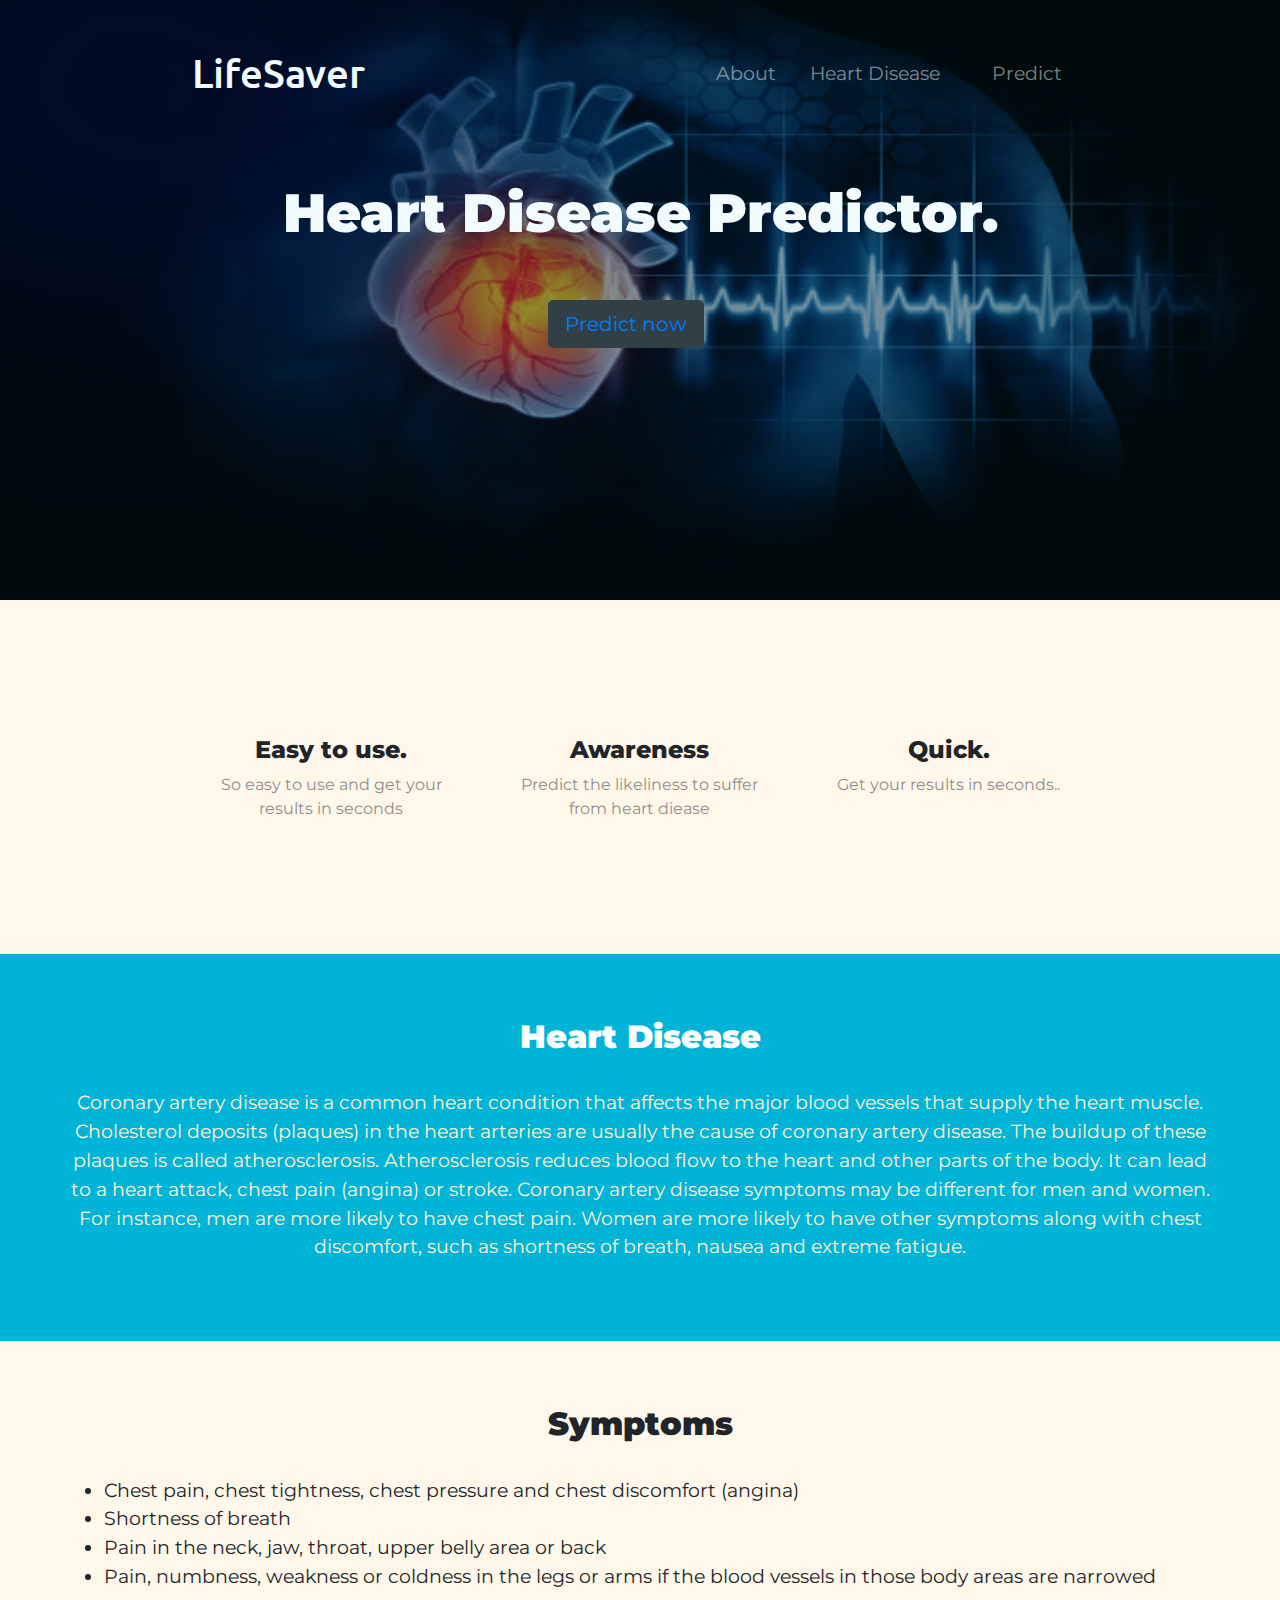
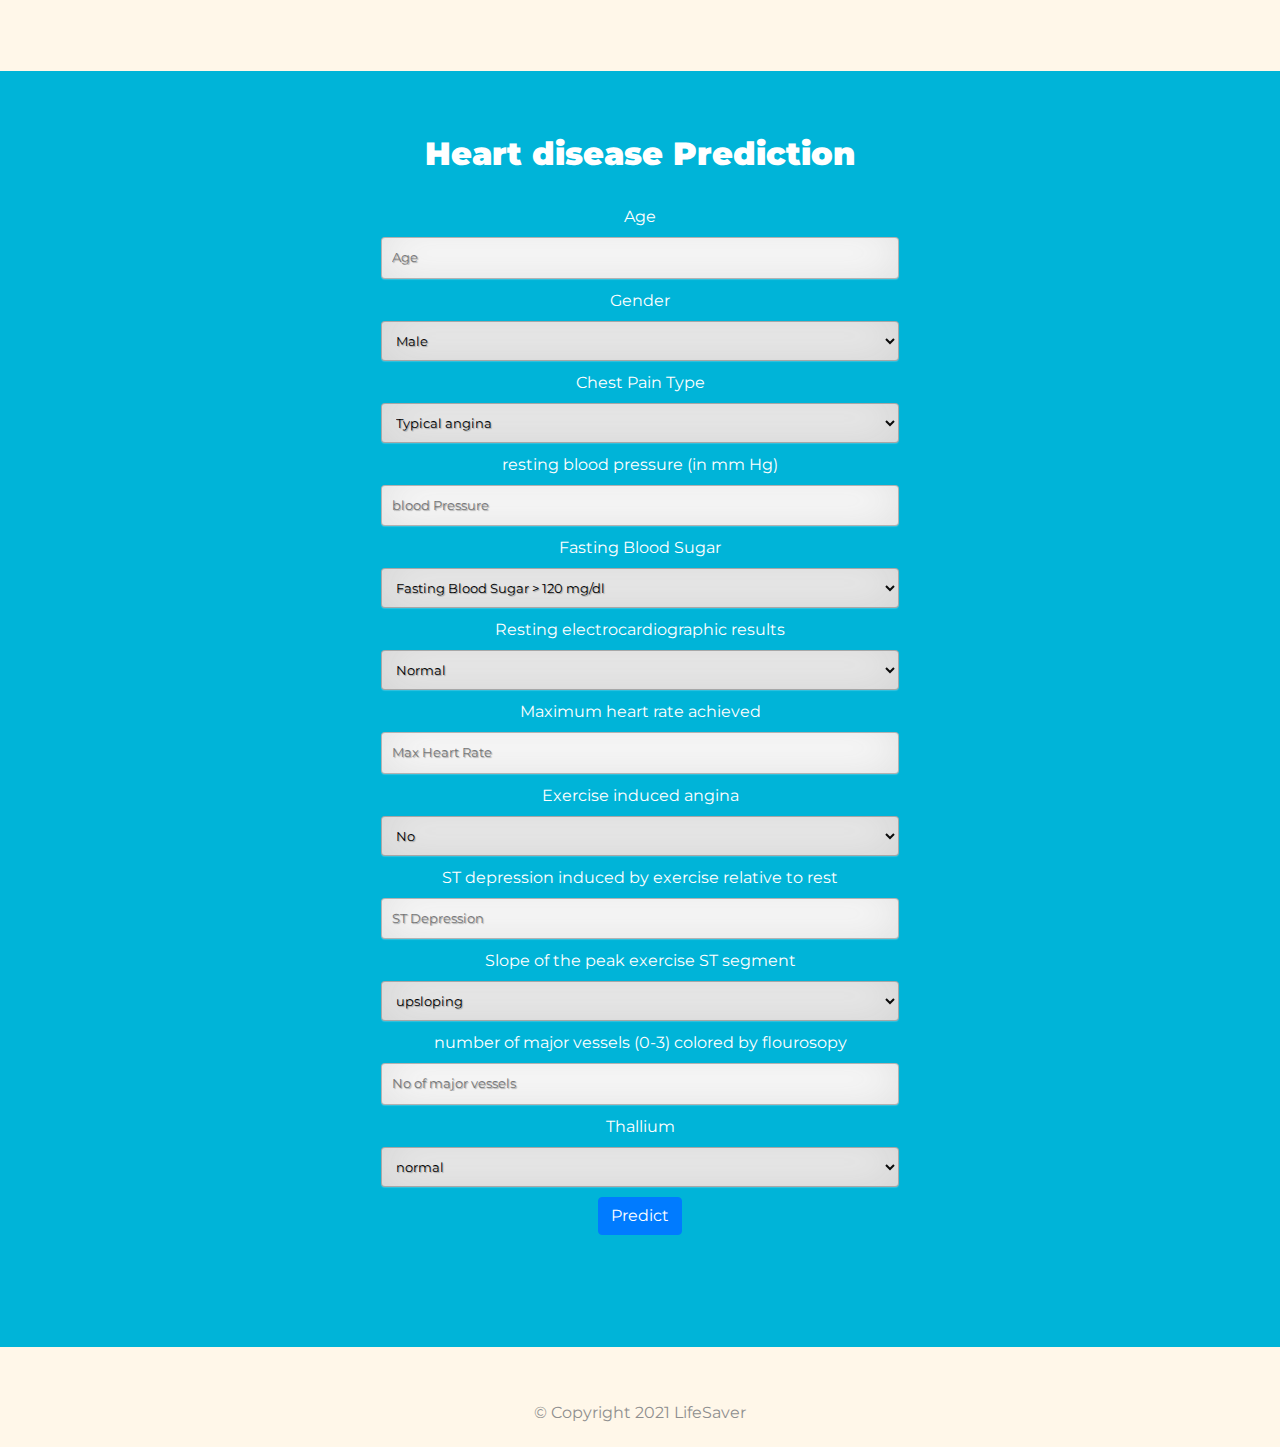
<file: Project Development Phase/SPRINT 1/Front end/template/index.html>
<!DOCTYPE html>
<html >
<!--From https://codepen.io/frytyler/pen/EGdtg-->
<head>
  <meta charset="UTF-8">
  <title>Heart Disease Predictor</title>
  <link href='https://fonts.googleapis.com/css?family=Pacifico' rel='stylesheet' type='text/css'>
<link href='https://fonts.googleapis.com/css?family=Arimo' rel='stylesheet' type='text/css'>
<link href='https://fonts.googleapis.com/css?family=Hind:300' rel='stylesheet' type='text/css'>
<link href='https://fonts.googleapis.com/css?family=Open+Sans+Condensed:300' rel='stylesheet' type='text/css'>
<link rel="preconnect" href="https://fonts.gstatic.com">
  <link rel="preconnect" href="https://fonts.gstatic.com">
  <link
    href="https://fonts.googleapis.com/css2?family=Montserrat:ital,wght@0,100;0,200;0,300;0,400;0,500;0,600;0,700;0,800;0,900;1,100;1,200;1,300;1,400;1,500;1,600;1,700;1,800;1,900&family=Ubuntu:ital,wght@0,300;0,400;0,500;0,700;1,300;1,400;1,500;1,700&display=swap"
    rel="stylesheet">
  <link rel="preconnect" href="https://fonts.gstatic.com">
  <link href="https://fonts.googleapis.com/css2?family=Montserrat:wght@900&display=swap" rel="stylesheet">
  <!-- bootstrap -->
  <link rel="stylesheet" href="https://maxcdn.bootstrapcdn.com/bootstrap/4.0.0/css/bootstrap.min.css" integrity="sha384-Gn5384xqQ1aoWXA+058RXPxPg6fy4IWvTNh0E263XmFcJlSAwiGgFAW/dAiS6JXm" crossorigin="anonymous">
  <script src="https://code.jquery.com/jquery-3.2.1.slim.min.js" integrity="sha384-KJ3o2DKtIkvYIK3UENzmM7KCkRr/rE9/Qpg6aAZGJwFDMVNA/GpGFF93hXpG5KkN" crossorigin="anonymous"></script>
  <script src="https://cdnjs.cloudflare.com/ajax/libs/popper.js/1.12.9/umd/popper.min.js" integrity="sha384-ApNbgh9B+Y1QKtv3Rn7W3mgPxhU9K/ScQsAP7hUibX39j7fakFPskvXusvfa0b4Q" crossorigin="anonymous"></script>
  <script src="https://maxcdn.bootstrapcdn.com/bootstrap/4.0.0/js/bootstrap.min.js" integrity="sha384-JZR6Spejh4U02d8jOt6vLEHfe/JQGiRRSQQxSfFWpi1MquVdAyjUar5+76PVCmYl" crossorigin="anonymous"></script>
  <!-- CSS -->
<link rel="stylesheet" href="../static/css/style.css">

</head>

<body>

  <section class="colored-section" id="title">
  <div class="container-fluid wallpaper">

    <!-- Nav Bar -->
    <nav class="navbar navbar-expand-lg navbar-dark ">
      <a class="navbar-brand" href="#">LifeSaver</a>
      <button class="navbar-toggler" type="button" data-toggle="collapse" data-target="#navbarSupportedContent" aria-controls="navbarSupportedContent" aria-expanded="false" aria-label="Toggle navigation">
        <span class="navbar-toggler-icon"></span>
      </button>
      <div class="collapse navbar-collapse" id="navbarSupportedContent">
        <ul class="nav navbar-nav ml-auto">
          <li class="navbar-fitem">
            <a class="nav-link" href="#about">About</a>
          </li>
          <li class="navbar-item">
            <a class="nav-link" href="#heart_disease">Heart Disease</a>
          </li>
          <li class="navbar-item">
            <a class="nav-link" href="#predict">Predict</a>
          </li>
        </ul>
      </div>
    </nav>

    <!-- Main title -->
    <div class="row">
      <div class="heart">
        <h1 class="big-heading">Heart Disease Predictor.</h1>
        <button type="button" class="btn btn-dark btn-lg down-btn"><a href="#predict"> Predict now</a></button>
      </div>
    </div>
  </div>
</section>

<!-- Features -->

<section class="white-section" id="features">
  <div class="container-fluid">
    <div class="row">
      <div class="col-lg-4 col-md-12 feature-box">
        <i class="fas fa-check-circle fa-4x feature-img"></i>
        <h4 class="feature-text">Easy to use.</h4>
        <p>So easy to use and get your results in seconds</p>
      </div>
      <div class="col-lg-4 col-md-12  feature-box">
        <i class="fas fa-bullseye fa-4x feature-img"></i>
        <h4 class="feature-text">Awareness</h4>
        <p>Predict the likeliness to suffer from heart diease</p>
      </div>
      <div class="col-lg-4 col-md-12  feature-box">
        <i class="fas fa-heart fa-4x feature-img"></i>
        <h4 class="feature-text">Quick.</h4>
        <p>Get your results in seconds..</p>
      </div>
    </div>
  </div>
</section>


<!-- Testimonials -->

<section class="colored-section" id="heart">
    <h2>Heart Disease</h2>
    <br>
    <p class="heart-text" >Coronary artery disease is a common heart condition that affects the major blood vessels that supply the heart muscle. Cholesterol deposits (plaques) in the heart arteries are usually the cause of coronary artery disease. The buildup of these plaques is called atherosclerosis. Atherosclerosis reduces blood flow to the heart and other parts of the body. It can lead to a heart attack, chest pain (angina) or stroke.
    Coronary artery disease symptoms may be different for men and women. For instance, men are more likely to have chest pain. Women are more likely to have other symptoms along with chest discomfort, such as shortness of breath, nausea and extreme fatigue.</p>
</section>

<!-- Heart disease -->
<section class="white-section" id="symptoms">
    <h2>Symptoms</h2>
    <br>
    <ul class="symptoms" >
      <li>Chest pain, chest tightness, chest pressure and chest discomfort (angina)</li>
      <li>Shortness of breath</li>
      <li>Pain in the neck, jaw, throat, upper belly area or back</li>
      <li>Pain, numbness, weakness or coldness in the legs or arms if the blood vessels in those body areas are narrowed</li>
    </ul>
</section>

<!-- Predictor -->
<section class="colored-section" id="predict">
    <h2>Heart disease Prediction</h2>
    <br>
    <form action="{{ url_for('predict')}}" method="post">
      <label for="age">Age</label><br>
    	<input class="input" type="number" name="age" placeholder="Age" required="required" /><br>
      <label >Gender</label><br>
      <select class="input" name="gender" required="required" >
        <option value="0">Male</option>
        <option value="1">FeMale</option>
      </select><br>
      <label >Chest Pain Type</label><br>
      <select class="input" name="chest_pain" required="required" >
        <option value="1"> Typical angina</option>
        <option value="2">Atypical angina</option>
        <option value="3"> Non-anginal pain</option>
        <option value="4">Asymptomatic</option>
      </select><br>
      <label> resting blood pressure (in mm Hg)</label><br>
      <input class="input" type="number" name="bp" placeholder="blood Pressure" min="80" max="170" required="required" /><br>
      <label >Fasting Blood Sugar</label><br>
      <select class="input" name="fbs" required="required" >
        <option value="1">Fasting Blood Sugar > 120 mg/dl</option>
        <option value="0">Fasting Blood Sugar < 120 mg/dl</option>
      </select><br>
      <label >Resting electrocardiographic results</label><br>
      <select class="input" name="ekg" required="required" >
        <option value="0"> Normal</option>
        <option value="1">having ST-T wave abnormality (T wave inversions and/or ST elevation or depression of > 0.05 mV)</option>
        <option value="2"> showing probable or definite left ventricular hypertrophy by Estes' criteria</option>
      </select><br>
      <label>Maximum heart rate achieved</label><br>
      <input class="input" type="number" name="hr" placeholder="Max Heart Rate" required="required" /><br>
      <label>Exercise induced angina</label><br>
      <select class="input" name="exang" required="required" >
        <option value="0">No</option>
        <option value="1">Yes</option>
      </select><br>
      <label> ST depression induced by exercise relative to rest</label><br>
      <input class="input" type="number" name="hr" placeholder="ST Depression" min="0" max="4" required="required" /><br>
      <label> Slope of the peak exercise ST segment</label><br>
      <select class="input" name="st_slope" required="required" >
        <option value="1">upsloping</option>
        <option value="2">flat</option>
        <option value="3">downsloping</option>
      </select><br>
      <label> number of major vessels (0-3) colored by flourosopy</label><br>
      <input class="input" type="number" name="hr" placeholder="No of major vessels" min="0" max="3" required="required" /><br>
      <label>Thallium</label><br>
      <select class="input" name="thallium" required="required" >
        <option value="3">normal</option>
        <option value="6">fixed defect</option>
        <option value="7">reversable defect</option>
      </select><br>
      <button type="submit" class="btn btn-primary btn-large">Predict</button>
    </form>

   <br>
   <br>
</section>

<!-- Footer -->
<footer class="white-section" id="footer">
    <p>© Copyright 2021 LifeSaver</p>
</footer>

</body>
</html>
</file>
<file: Project Development Phase/SPRINT 1/Front end/static/css/style.css>
body {
  font-family: 'Montserrat', sans-serif;
  text-align: center;
}

h1, h2, h3, h4 {
  font-weight: 900;
}

p {
  color: #8f8f8f;
}

/* Heading */
.big-heading {
  font-size: 3.4rem;
	text-align: center;
}
.heart {
  width: 100%;
	text-align: center;
  position: relative;
  animation-name: moving_head;
  animation-duration: 2s;
  -webkit-animation-fill-mode: forwards;
}
@keyframes moving_head {
  0% {
    top: 0px;
  }

  100% {
    top: 140px;
  }
}

.section-heading {
  font-size: 2.3rem;
  line-height: 1.5;
}

/* Container-fluid */
.container-fluid {
  padding: 7% 15%;

}
.wallpaper{
	background-image: linear-gradient(rgba(0, 0, 0, 0.4), rgba(0, 0, 0, 0.4)), url(../images/heart.jpg);
	height: 600px;
	background-size: 100% 100%;
	background-position: center center;
	animation: shrink infinite 5s alternate;
	position: relative;
	color: #ffffff;
	opacity: 0.95;
}

.colored-section {
  background-color: #00B4D8;
  color: white;
}

.white-section {
  background-color: #FFF7E9;
}

/* Navabr */
.navbar-brand {
  font-size: 2.5rem;
  font-weight: 500;
  font-family: "Ubuntu", sans-serif;
}

.navbar-item {
  padding: 0 18px;
}

.nav-link {
  font-size: 1.2rem;
  font-family: "Montserrat", sans-serif;
}

.navbar {
  padding: 0 0 4.5rem;
}

.down-btn {
  margin: 5% 3% 5% 0;
}

/* Title section*/
#title {
  text-align: left;
}

#title .container-fluid {
  padding: 3% 15% 7%;
}



/* Features */
.feature-img {
  font-size: 3.5rem;
  color: #ef8172;
  margin-bottom: 5%;
  margin-top: 5%;
}

.feature-box {
  padding: 5% 3% 3%;
}

#features {
  position: relative;
  z-index: 1;
}

.feature-text {
  font-weight: 800;
  font-size: 1.5rem;
}

.feature-img:hover {
  color: #00B4D8;
}

/* Heart Diseasea about */
#heart {
  background-color: #00B4D8;
  postion: absolute;
  padding: 5%;
}

.heart-text {
  font-size: 1.2rem;
  /* line-height: 0.6rem; */
  color: #FFF1CE;
}
.symptoms{
  font-size: 1.2rem;
  text-align: left;
}
#symptoms{
  padding:5%;
}


/* Call to Action  */
.cta-heading {
  line-height: 3rem;
  font-size: 2.5rem;
}

#predict{
  padding:5%;
}

/* Footer */
#footer {
  text-align: center;
  color: #8f8f8f;
  line-height: 2rem;
  height:100px;
  padding-top: 50px;
}
.input {
	width: 45%;
	margin-bottom: 10px;
	border: none;
	outline: none;
	padding: 10px;
	font-size: 13px;
	text-shadow: 1px 1px 1px rgba(0,0,0,0.3);
	border: 1px solid rgba(0,0,0,0.3);
	border-radius: 4px;
	box-shadow: inset 0 -5px 45px rgba(100,100,100,0.2), 0 1px 1px rgba(255,255,255,0.2);
  text-align: left;
}
.input:focus { box-shadow: inset 0 -5px 45px rgba(100,100,100,0.4), 0 1px 1px rgba(255,255,255,0.2); }


/* Responsivesness */
@media (max-width:1028px) {
  h4 {
    font-size: 2.5rem;
  }

  p {
    font-size: 1.5rem;
  }

  .big-heading {
    font-size: 4.8rem;
  }

  .section-heading {
    font-size: 3rem;
  }

  .down-btn {
    font-size: 2.5rem;
  }

  .navbar-brand {
    font-size: 3.4rem;
  }

  .navbar-toggler {
    font-size: 3.1rem;
  }

  .nav-link {
    font-size: 2.8rem;
  }

  .title-img {
    position: static;
    transform: rotate(0deg);
    width: 60%
  }

  #title {
    text-align: center;
  }

  .feature-img {
    font-size: 5.5rem;
  }

  .feature-text {
    font-size: 2.5rem;
  }

  .testimonial-img {
    width: 20%;
  }

  .testimonial-text {
    font-size: 3.4rem;
  }

  .press-logo {
    width: 19%;
  }

  #pricing {
    padding-left: 240px;
    padding-right: 240px;
  }

  .price-text {
    font-size: 2.8rem;
  }

  .cta-heading {
    font-size: 3.3rem;
    line-height: 4rem;
  }
}
</file>
